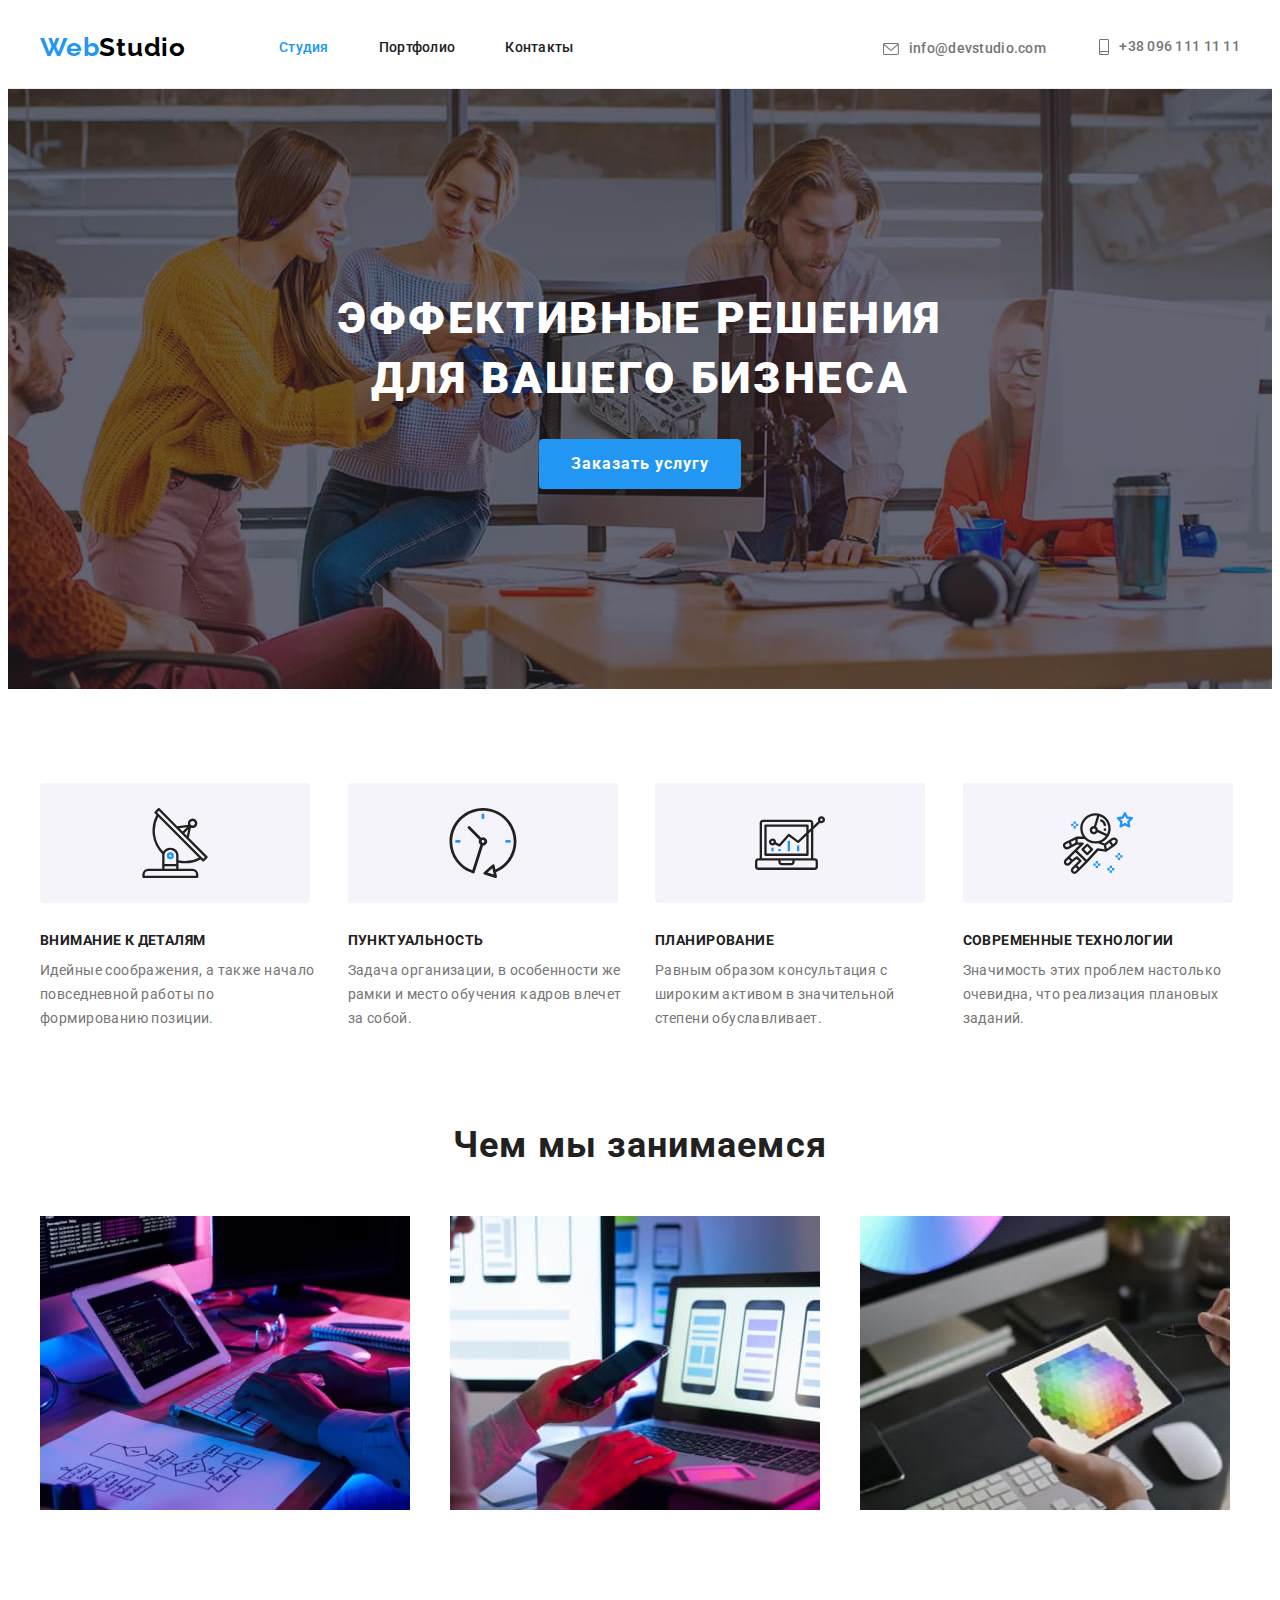
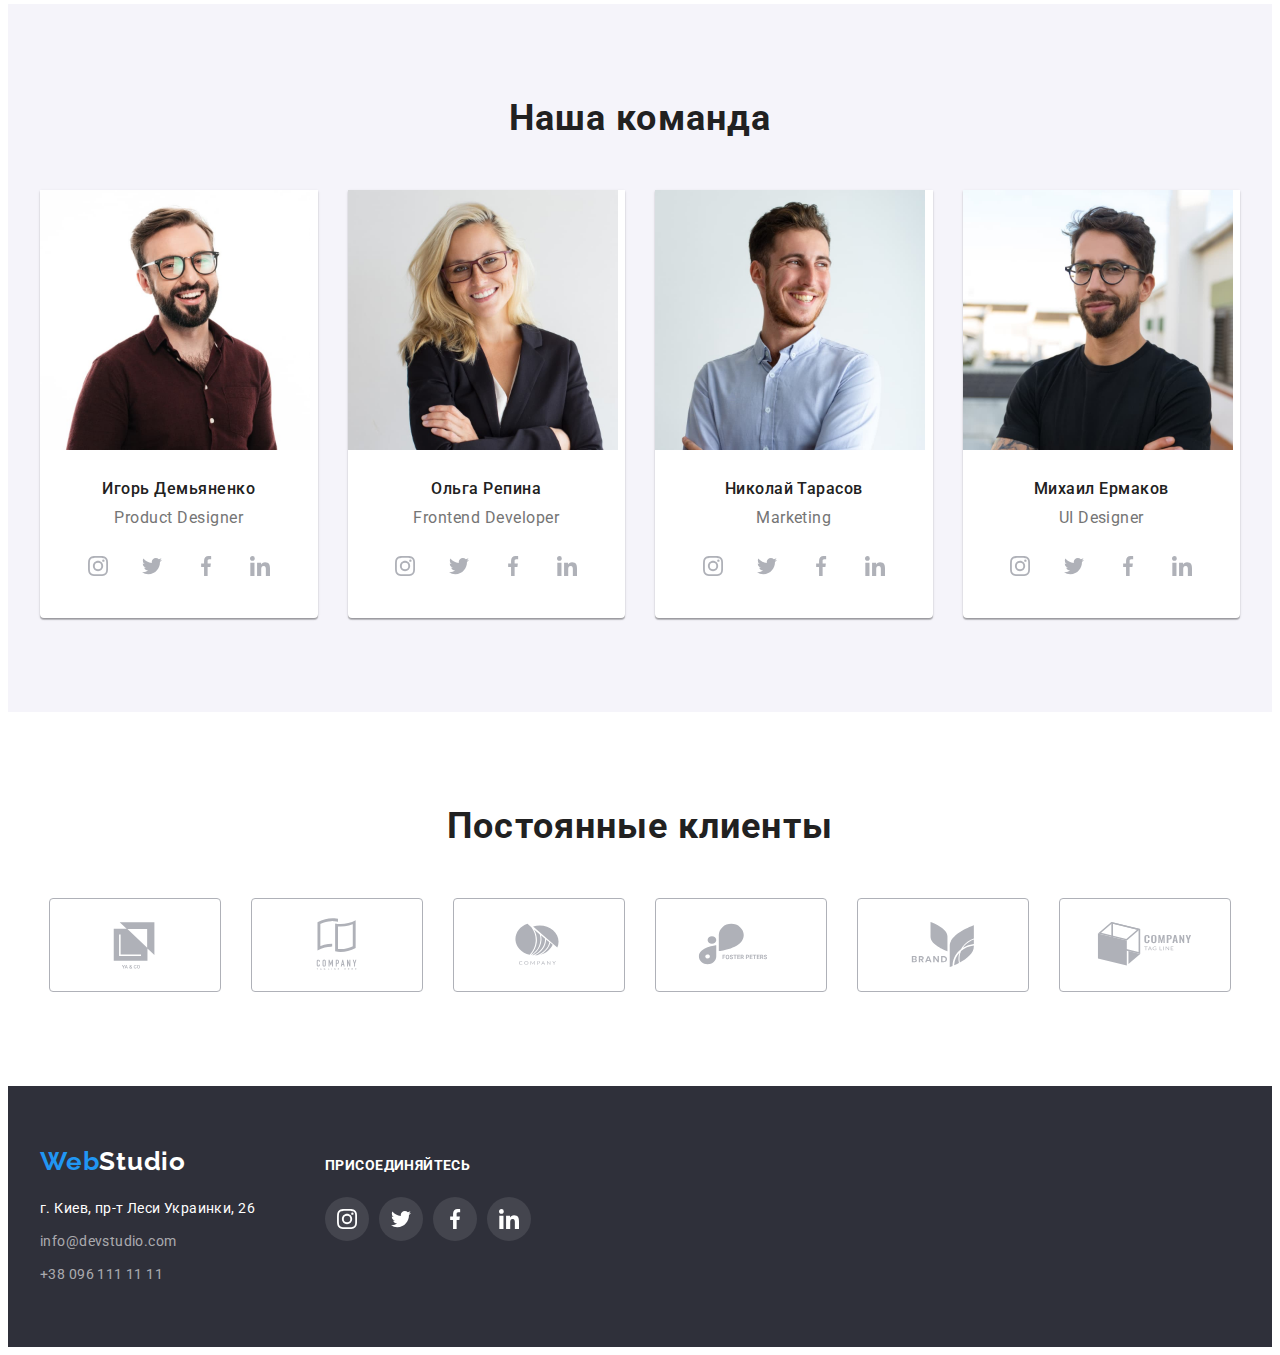
<file: index.html>
<!DOCTYPE html>
<html lang="ru">

<head>
    <meta charset="UTF-8">
    <meta http-equiv="X-UA-Compatible" content="IE=edge">
    <meta name="viewport" content="width=device-width, initial-scale=1.0">
    <title>WebStudio</title>
    <link rel="stylesheet" href="https://cdnjs.cloudflare.com/ajax/libs/modern-normalize/1.1.0/modern-normalize.min.css"
        integrity="sha512-wpPYUAdjBVSE4KJnH1VR1HeZfpl1ub8YT/NKx4PuQ5NmX2tKuGu6U/JRp5y+Y8XG2tV+wKQpNHVUX03MfMFn9Q=="
        crossorigin="anonymous" referrerpolicy="no-referrer" />
    <link rel="preconnect" href="https://fonts.googleapis.com">
    <link rel="preconnect" href="https://fonts.gstatic.com" crossorigin>
    <link
        href="https://fonts.googleapis.com/css2?family=Raleway:wght@700&family=Roboto:wght@400;500;700;900&display=swap"
        rel="stylesheet">
    <link rel="stylesheet" href="./css/styles.css">
</head>

<body >
    <header class="header ">
        <div class="container flex-header">
        <a href="#" class="logo link"> Web<span class="logo-dark">Studio</span></a>
        <nav>
        <ul class="site-nav list flex-header">
            <li > <a href="./index.html" class="site-nav  current link ">Студия</a></li>
            <li> <a href="./portfolio.html" class="site-nav link">Портфолио</a></li>
            <li> <a href="#" class="site-nav link">Контакты</a></li>
        </ul>
        </nav >
        <div class="contact-left">
<a href="mailto:info@devstudio.com" class="contact-header link">
    <svg class="icon-header"  width="16" height="12">
        <use href="./images/icons.svg#email"></use>
    </svg>    
    info@devstudio.com</a>
<a href="tel:+380961111111" class="contact-header link">
    <svg class="icon-header" width="10" height="16">
        <use href="./images/icons.svg#smartphone"></use>
    </svg>
+38 096 111 11 11</a>
    </div>
        </div>
    </header>

    <main>
<section class=" sect-padd hero "> 
    <div class="container  ">
    <h1 class="hero-title ">Эффективные решения для вашего бизнеса</h1>
    <button type="button" class="btn">Заказать услугу</button>
    </div>
</section>

<section class="sect-padd no-bot-p ">
    <div class="container">
    <ul class="list flex-features" >
        <li class="item">
            <div class="icon-feat">
            <svg  width="70" height="70">
                <use href="./images/icons.svg#antenna" ></use></svg></div>
            <h3 class="subtitle">Внимание к деталям</h3>
            <p class="descr">Идейные соображения, а также начало повседневной работы по формированию позиции.</p>
        </li>
        <li class="item"> 
            <div class="icon-feat">
                <svg width="70" height="70">
                    <use href="./images/icons.svg#clock"></use>
                </svg>
            </div>
            <h3 class="subtitle">Пунктуальность</h3>
            <p class="descr" >Задача организации, в особенности же рамки и место обучения кадров влечет за собой.</p>
        </li>
        <li class="item"> 
            <div class="icon-feat">
                <svg width="70" height="70">
                    <use href="./images/icons.svg#diagram"></use>
                </svg>
            </div>
            <h3 class="subtitle">Планирование</h3>
            <p class="descr">Равным образом консультация с широким активом в значительной степени обуславливает.</p>
        </li>
        <li class="item"> 
            <div class="icon-feat">
                <svg width="70" height="70">
                    <use href="./images/icons.svg#astronaut"></use>
                </svg>
            </div>
            <h3 class="subtitle">Современные технологии</h3>
            <p class="descr">Значимость этих проблем настолько очевидна, что реализация плановых заданий.</p>
        </li>
    </ul>
    </div>
</section>

<section class="sect-padd" >
    <div class="container ">
        <h2 class="title ">Чем мы занимаемся</h2>
        <ul class="list flex-subdev">
            <li class="item"><img src="./images/img1.jpg" alt="Разработка" width="370" height="294"> </li>
            <li class="item"><img src="./images/img2.jpg" alt="Макет" width="370" height="294"> </li>
            <li class="item"><img src="./images/img3.jpg" alt="Дизайн" width="370" height="294"> </li>
        </ul>
    </div>
</section>

<section class="command sect-padd">
    <div class="container ">
    <h2 class="title">Наша команда</h2>
    <ul class="list flex-command">
        <li class="item-command item">
            <img src="./images/img4.jpg" alt="Фото сотрудника" width="270" height="260">
            <div class="command-label">
                <h3 class="title-command" >Игорь Демьяненко</h3>
                <p lang="en"  class="descr-command">Product Designer</p>
                <ul class="social list">
                    <li><a  class="item-social" href="" aria-label="instagram" class="link"><svg width="20" height="20">
                        <use href="./images/icons.svg#instagram"></use>
                    </svg></a></li>
                    <li><a  class="item-social" href="" aria-label="twitter" class="link"><svg width="20" height="20">
                        <use href="./images/icons.svg#twitter"></use>
                        </svg></a></li>
                    <li><a  class="item-social" href="" aria-label="facebook" class="link"><svg width="20" height="20">
                        <use href="./images/icons.svg#facebook"></use>
                        </svg></a></li>
                    <li><a  class="item-social" href="" aria-label="linkedin" class="link"><svg width="20" height="20">
                        <use href="./images/icons.svg#linkedin"></use>
                        </svg></a></li>
                </ul>

            </div>
        </li>
        <li class="item-command item">
            <img src="./images/img5.jpg" alt="Фото сотрудника" width="270" height="260">
            <div class="command-label">
                <h3 class="title-command">Ольга Репина</h3>
                <p lang="en" class="descr-command">Frontend Developer</p>
                <ul class="social list">
                    <li><a class="item-social" href="" aria-label="instagram" class="link"><svg width="20" height="20">
                                <use href="./images/icons.svg#instagram"></use>
                            </svg></a></li>
                    <li><a class="item-social" href="" aria-label="twitter" class="link"><svg width="20" height="20">
                                <use href="./images/icons.svg#twitter"></use>
                            </svg></a></li>
                    <li><a class="item-social" href="" aria-label="facebook" class="link"><svg width="20" height="20">
                                <use href="./images/icons.svg#facebook"></use>
                            </svg></a></li>
                    <li><a class="item-social" href="" aria-label="linkedin" class="link"><svg width="20" height="20">
                                <use href="./images/icons.svg#linkedin"></use>
                            </svg></a></li>
                </ul>

                    </div>
        
        </li>
        <li class="item-command item">
            <img src="./images/img6.jpg" alt="Фото сотрудника" width="270" height="260">
            <div class="command-label">
                <h3 class="title-command">Николай Тарасов</h3>
                <p lang="en" class="descr-command">Marketing</p>
                <ul class="social list">
                    <li><a class="item-social" href="" aria-label="instagram" class="link"><svg width="20" height="20">
                                <use href="./images/icons.svg#instagram"></use>
                            </svg></a></li>
                    <li><a class="item-social" href="" aria-label="twitter" class="link"><svg width="20" height="20">
                                <use href="./images/icons.svg#twitter"></use>
                            </svg></a></li>
                    <li><a class="item-social" href="" aria-label="facebook" class="link"><svg width="20" height="20">
                                <use href="./images/icons.svg#facebook"></use>
                            </svg></a></li>
                    <li><a class="item-social" href="" aria-label="linkedin" class="link"><svg width="20" height="20">
                                <use href="./images/icons.svg#linkedin"></use>
                            </svg></a></li>
                </ul>

            </div>
        </li>
        <li class="item-command item"><img src="./images/img7.jpg" alt="Фото сотрудника" width="270" height="260">
            <div class="command-label">
                <h3 class="title-command">Михаил Ермаков</h3>
                <p lang="en" class="descr-command">UI Designer</p>
                <ul class="social list">
                    <li><a class="item-social link" href="" aria-label="instagram"><svg width="20" height="20">
                                <use href="./images/icons.svg#instagram"></use>
                            </svg></a></li>
                    <li><a class="item-social link" href="" aria-label="twitter"><svg width="20" height="20">
                                <use href="./images/icons.svg#twitter"></use>
                            </svg></a></li>
                    <li><a class="item-social link" href="" aria-label="facebook"><svg width="20" height="20">
                                <use href="./images/icons.svg#facebook"></use>
                            </svg></a></li>
                    <li><a class="item-social link" href="" aria-label="linkedin"><svg width="20" height="20">
                                <use href="./images/icons.svg#linkedin"></use>
                            </svg></a></li>
                </ul>

            </div>
        </li>
    </ul>
    </div>
</section>
<section class="sect-padd">
    <div class="container">
        <h2 class="title">Постоянные клиенты</h2>
        <ul class="list clients">
            <li><a href="" aria-label="company logo" class="link item-client"><svg width="106" height="60">
                <use href="./images/icons.svg#logo1"></use></svg></a></li>
            <li><a href="" aria-label="company logo" class="link item-client"><svg width="106" height="60">
                <use href="./images/icons.svg#logo2"></use></svg></a></li>
            <li><a href="" aria-labe l="company logo" class="link item-client"><svg width="106" height="60">
                <use href="./images/icons.svg#logo3"></use></svg></a></li>
            <li><a href="" aria-label="company logo" class="link item-client"><svg width="106" height="60">
                <use href="./images/icons.svg#logo4"></use></svg></a></li>
            <li><a href="" aria-label="company logo" class="link item-client"><svg width="106" height="60">
                <use href="./images/icons.svg#logo5"></use></svg></a></li>
            <li><a href="" aria-label="company logo" class="link item-client"><svg width="106" height="60">
                <use href="./images/icons.svg#logo6"></use></svg></a></li>
            
            
        </ul>

    </div>
</section>
    </main>

    <footer class="footer">
        <div class="container connect">
            <div>
        <a href="#" class="logo link block"> Web<span class="logo-light">Studio</span></a>
        <address class="address">
            <div > г. Киев, пр-т Леси Украинки, 26</div>
            <a href="mailto:info@devstudio.com" class="contact-footer link block">info@devstudio.com</a>
            <a href="tel:+380961111111" class="contact-footer link  block">+38 096 111 11 11</a>
        </address></div>
        <div>
            <b class="bold">присоединяйтесь</b>
            <ul class="social-footer list">
                <li><a class="item-footer link" href="" aria-label="instagram"><svg width="20" height="20">
                            <use href="./images/icons.svg#instagram"></use>
                        </svg></a></li>
                <li><a class="item-footer link" href="" aria-label="twitter"><svg width="20" height="20">
                            <use href="./images/icons.svg#twitter"></use>
                        </svg></a></li>
                <li><a class="item-footer link" href="" aria-label="facebook"><svg width="20" height="20">
                            <use href="./images/icons.svg#facebook"></use>
                        </svg></a></li>
                <li><a class="item-footer link" href="" aria-label="linkedin"><svg width="20" height="20">
                            <use href="./images/icons.svg#linkedin"></use>
                        </svg></a></li>
            </ul>
        </div>

        </div>

    </footer>
    
    </body>
    
    </html>
</file>
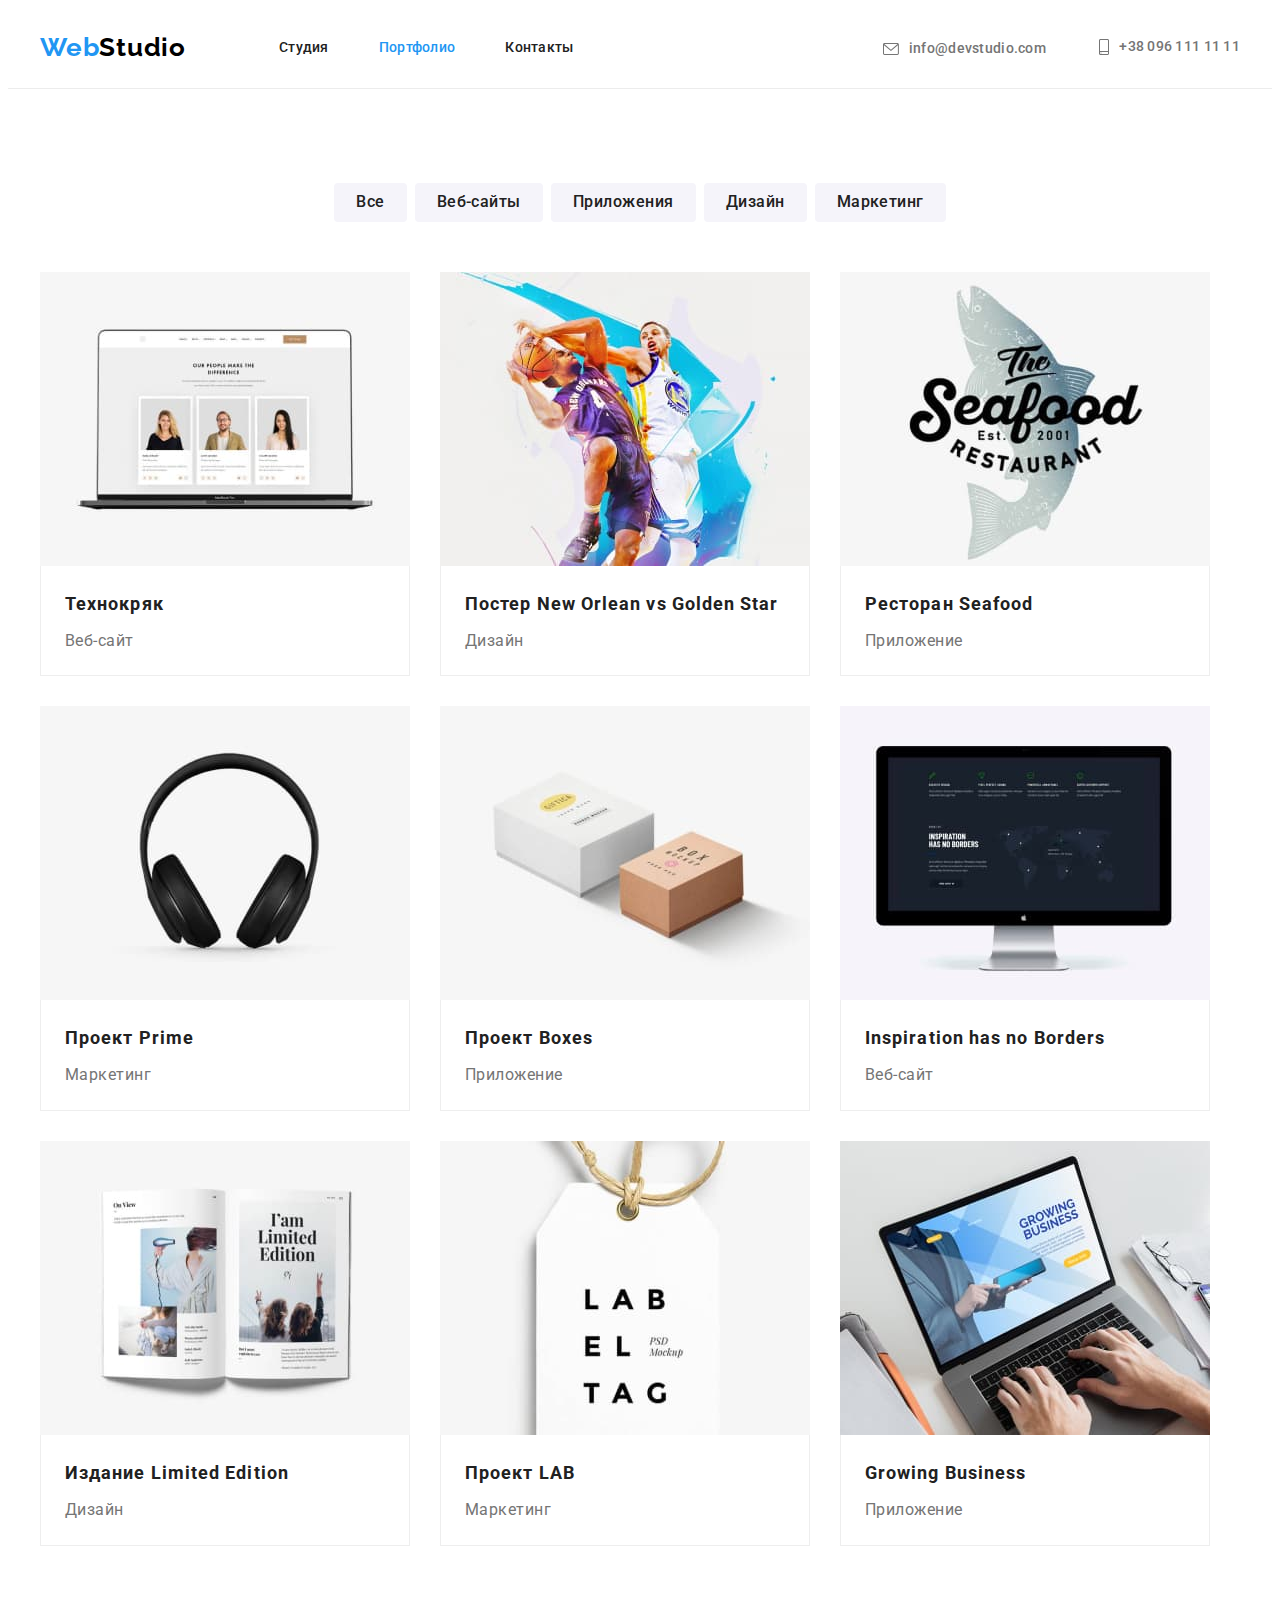
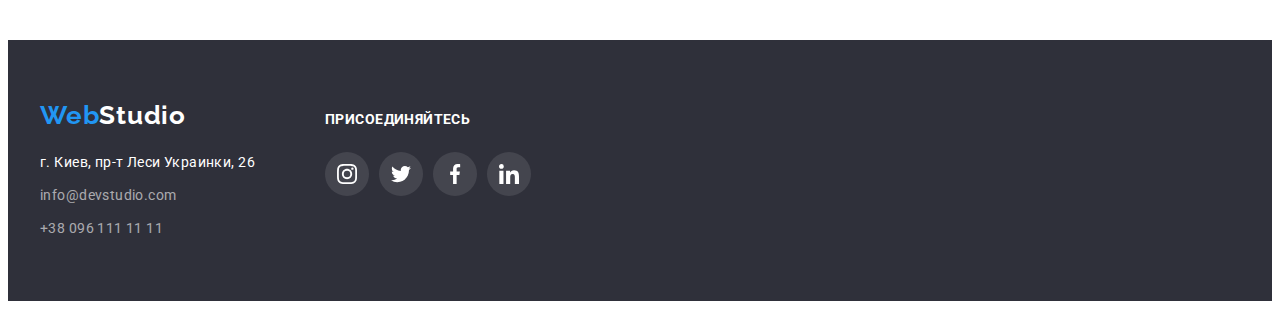
<file: portfolio.html>
<!DOCTYPE html>
<html lang="ru">

<head>
    <meta charset="UTF-8">
    <meta http-equiv="X-UA-Compatible" content="IE=edge">
    <meta name="viewport" content="width=device-width, initial-scale=1.0">
    <title>WebStudio</title>
    <link rel="stylesheet" href="https://cdnjs.cloudflare.com/ajax/libs/modern-normalize/1.1.0/modern-normalize.min.css"
        integrity="sha512-wpPYUAdjBVSE4KJnH1VR1HeZfpl1ub8YT/NKx4PuQ5NmX2tKuGu6U/JRp5y+Y8XG2tV+wKQpNHVUX03MfMFn9Q=="
        crossorigin="anonymous" referrerpolicy="no-referrer" />
    <link rel="preconnect" href="https://fonts.googleapis.com">
    <link rel="preconnect" href="https://fonts.gstatic.com" crossorigin>
    <link
        href="https://fonts.googleapis.com/css2?family=Raleway:wght@700&family=Roboto:wght@400;500;700;900&display=swap"
        rel="stylesheet">
    <link rel="stylesheet" href="./css/styles.css">
</head>

<body>
    <header class="header ">
        <div class="container flex-header">
            <a href="#" class="logo link"> Web<span class="logo-dark">Studio</span></a>
            <nav>
                <ul class="site-nav list flex-header">
                    <li> <a href="./index.html" class="site-nav link ">Студия</a></li>
                    <li> <a href="./portfolio.html" class="site-nav current link">Портфолио</a></li>
                    <li> <a href="#" class="site-nav link">Контакты</a></li>
                </ul>
            </nav>
            <div class="contact-left">
                <a href="mailto:info@devstudio.com" class="contact-header link">
                    <svg class="icon-header" width="16" height="12">
                        <use href="./images/icons.svg#email"></use>
                    </svg>
                    info@devstudio.com</a>
                <a href="tel:+380961111111" class="contact-header link">
                    <svg class="icon-header" width="10" height="16">
                        <use href="./images/icons.svg#smartphone"></use>
                    </svg>
                    +38 096 111 11 11</a>
            </div>
        </div>
    </header>

    <main class="sect-padd">
<section class="container">
    <ul class="list flex-filter">
        <li>
            <button type="button" class="btn-filter">Все</button>
        </li>
        <li>
            <button type="button" class="btn-filter">Веб-сайты</button>
        </li>
        <li>
            <button type="button" class="btn-filter">Приложения</button>
        </li>
        <li>
            <button type="button" class="btn-filter">Дизайн</button>
        </li>
        <li>
            <button type="button" class="btn-filter">Маркетинг</button>
        </li>
    </ul>
    <ul class="list flex-work">
        <li class="item-work">
            <a href="#" class="link" >
                <img src="./images/img8.jpg" alt="Пример работы" width="370">
                <div class="wrapper">
                    <h2 class="title-work">Технокряк</h2>
                    <p class="title-descr">Веб-сайт</p>
                </div>
            </a>
        </li>
        <li class="item-work">
            <a href="#" class="link">
                <img src="./images/img9.jpg" alt="Пример работы" width="370">
                <div class="wrapper">
                    <h2 class="title-work">Постер New Orlean vs Golden Star</h2>
                    <p class="title-descr">Дизайн</p>
                </div>
            </a>
        </li>
        <li class="item-work">
            <a href="#" class="link">
                <img src="./images/img10.jpg" alt="Пример работы" width="370">
                <div class="wrapper">
                    <h2 class="title-work">Ресторан Seafood</h2>
                    <p class="title-descr">Приложение</p>
                </div>
            </a>
        </li>
        <li class="item-work">
            <a href="#" class="link">
                <img src="./images/img11.jpg" alt="Пример работы" width="370">
                <div class="wrapper">
                    <h2 class="title-work">Проект Prime</h2>
                    <p class="title-descr">Маркетинг</p>
                </div>
            </a>
        </li>
        <li class="item-work">
            <a href="#" class="link">
                <img src="./images/img12.jpg" alt="Пример работы" width="370">
                <div class="wrapper">
                    <h2 class="title-work">Проект Boxes</h2>
                    <p class="title-descr">Приложение</p>
                </div>
            </a>
        </li>
        <li class="item-work">
            <a href="#" class="link">
                <img src="./images/img13.jpg" alt="Пример работы" width="370">
                <div class="wrapper">
                    <h2 class="title-work">Inspiration has no Borders</h2>
                    <p class="title-descr">Веб-сайт</p>
                </div>
            </a>
        </li>
        <li class="item-work">
            <a href="#" class="link">
                <img src="./images/img14.jpg" alt="Пример работы" width="370">
                <div class="wrapper">
                    <h2 class="title-work">Издание Limited Edition</h2>
                    <p class="title-descr">Дизайн</p>
                </div>
            </a>
        </li>
        <li class="item-work">
            <a href="#" class="link">
                <img src="./images/img15.jpg" alt="Пример работы" width="370">
                <div class="wrapper">
                    <h2 class="title-work">Проект LAB</h2>
                    <p class="title-descr">Маркетинг</p>
                </div>
                
            </a>
        </li>
        <li class="item-work">
            <a href="#" class="link">
                <img src="./images/img16.jpg" alt="Пример работы" width="370">
                <div class="wrapper">
                    <h2 class="title-work">Growing Business</h2>
                    <p class="title-descr">Приложение</p>
                </div>
            </a>
        </li>
    </ul>
</section>
    </main>

    <footer class="footer">
        <div class="container connect">
            <div>
                <a href="#" class="logo link block"> Web<span class="logo-light">Studio</span></a>
                <address class="address">
                    <div> г. Киев, пр-т Леси Украинки, 26</div>
                    <a href="mailto:info@devstudio.com" class="contact-footer link block">info@devstudio.com</a>
                    <a href="tel:+380961111111" class="contact-footer link  block">+38 096 111 11 11</a>
                </address>
            </div>
            <div>
                <b class="bold">присоединяйтесь</b>
                <ul class="social-footer list">
                    <li><a class="item-footer link" href="" aria-label="instagram"><svg width="20" height="20">
                                <use href="./images/icons.svg#instagram"></use>
                            </svg></a></li>
                    <li><a class="item-footer link" href="" aria-label="twitter"><svg width="20" height="20">
                                <use href="./images/icons.svg#twitter"></use>
                            </svg></a></li>
                    <li><a class="item-footer link" href="" aria-label="facebook"><svg width="20" height="20">
                                <use href="./images/icons.svg#facebook"></use>
                            </svg></a></li>
                    <li><a class="item-footer link" href="" aria-label="linkedin"><svg width="20" height="20">
                                <use href="./images/icons.svg#linkedin"></use>
                            </svg></a></li>
                </ul>
            </div>
        </div>
    
    </footer>
    
    </body>
    
    </html>
    
    </body>
    
    </html>
</file>
<file: css/styles.css>
:root {
    --main-text-color: #757575;
    --scnd-text-color: #212121;
    --acc: #2196F3;
    --bcg-dark: #2F303A;
    --bcg-light: #F5F4FA;
    --bcg: #FFFFFF;
    --logo-header: #000000;
    --border:#ECECEC;
    --border-portfolio:#eeeeee;
    --btn: #F5F4FA;
    --contact-footer:rgba(255, 255, 255, 0.6);
    --border-client: #AFB1B8;
    --bcg-footer-logo: rgba(255, 255, 255, 0.1);

    --indent: 30px;
    --features: 4;
    --subdev: 3;
    --command: 4;
    --work: 9

}


/* reset */


.list {
    list-style: none;
    padding: 0;
    margin: 0;
}

.link {
    text-decoration: none;
    color: currentColor;
}

h1,
h2,
h3,
h4,
h5,
h6,
p {
    margin: 0;
}
img{display: block;}
/* global  */
body {
    color: var(--main-text-color);
    background-color: var(--bcg);
    font-family: 'Roboto', sans-serif;
}

.container {
    width: 1200px;
    margin: 0 auto;
    padding-right: 15px;
    padding-left: 15px;
    /* outline: 1px solid yellow; */
}

.sect-padd{
    padding-top: 94px;
    padding-bottom: 94px;

    /* outline: 1px solid teal; */
}
.no-bot-p {
    padding-bottom: 0;
}


 /* Logo */

.flex-header {
    display: flex;
    align-items: center;
}

.logo { 
    margin-right: 93px;

    color:var(--acc);
    font-family: 'Raleway';
    font-weight: 700;
    font-size: 26px;
    line-height: 1.2;
    letter-spacing: 0.03em;
    font-family: 'Raleway', sans-serif;
    
}

.logo-dark{
    color: var(--logo-header)
}

.logo-light {
    color: var(--bcg);
    
}

/* header */

.header {
    font-weight: 500;
    font-size: 14px;
    line-height: 1.14;
    letter-spacing: 0.02em; 

    border-bottom: 1px solid var(--border);   
}

.header .link {
    padding-top: 24px;
    padding-bottom: 25px;}

.site-nav {
    color: var(--scnd-text-color); 
    gap: 50px;
}

.site-nav:hover,
.site-nav:focus {
    color: var(--acc);
}
.contact-left{
    margin-left: auto ;
}
.contact-header {
    color: var(--main-text-color);
    display: inline-flex;
align-items: center;
}
.contact-left .link + .link{margin-left: 50px;}

.contact-header:hover,
.contact-header:focus {
    color: var(--acc);

}

.header .site-nav.current {
color: var(--acc);
}

.icon-header{
    margin-right: 10px;
    --color1:currentColor ;



    }



/* main */
.hero{ 
    padding-top: 200px;
    padding-bottom: 200px;
    max-width: 1600px;
    margin-right: auto;
    margin-left: auto;
    text-align: center;

    background-color: var(--bcg-dark);
    color: var(--bcg);
    background-image:
    linear-gradient(
        to right,
        rgba(47, 48, 58, 0.4), 
        rgba(47, 48, 58, 0.4)
        ),
        url(../images/bcg.jpg);
    background-repeat: no-repeat;
    background-position: center;
}

/* url(../images/bcg.jpg) */
.hero-title {
    display: block;
    margin-bottom: 30px;
    margin-left: auto;
    margin-right: auto;

    font-weight: 900;
    font-size: 44px;
    line-height: 1.36;
    letter-spacing: 0.06em;
    text-transform: uppercase;
    width: 696px;
}

.btn{
    /* margin-bottom: 200px; */
    padding: 10px 32px;
    display: inline-block;

    font-family: 'Roboto', sans-serif;
    color: var(--bcg);
    background-color: var(--acc);
    font-weight: 700;
    font-size: 16px;
    line-height: 1.87;
    border-radius: 4px;
    border: none;
    text-align: center;
    letter-spacing: 0.06em;
    cursor: pointer;

}
    
.flex-features {display: flex;
    flex-wrap: wrap;
    gap: var(--indent);

}

.flex-features .item { 
flex-basis: calc((100% - var(--indent) * (var(--features) - 1))/var(--features)); 

}

.icon-feat{
    margin-bottom: 30px;
    display: flex;
    justify-content: center;
    align-items: center;

    width: 270px;
    height: 120px;

    background-color: var(--btn) ;
    border-radius: 4px;
    
}
/* .icon-size-feat{width: 70px; 
height: 70px;} */

.subtitle {
    margin-bottom: 10px;

    color: var(--scnd-text-color);
    font-weight: 700;
    font-size: 14px;
    line-height: 1.14;
    letter-spacing: 0.03em;
    text-transform: uppercase;
}

.descr{
    font-size: 14px;
    line-height: 1.71;
    letter-spacing: 0.03em;}

.title { 
    margin-bottom: 50px;
    color: var(--scnd-text-color);
    font-size: 36px;
    line-height: 1.16;
    text-align: center;
    letter-spacing: 0.03em;
}


.flex-subdev{
    display: flex;
    flex-wrap: wrap;
    gap: var(--indent);
}

.flex-subdev .item {
    flex-basis: calc((100% - var(--indent) * (var(--subdev) - 1))/var(--subdev));
}
.command{background-color:var(--bcg-light);}

.flex-command{
    display: flex;
    flex-wrap: wrap;
    gap: var(--indent);
}

.flex-command .item{
    flex-basis: calc((100% - var(--indent) * (var(--command) - 1))/var(--command));
}

.title-command{
    margin-bottom: 10px;
    color:var(--scnd-text-color) ;
    font-weight: 500;
    font-size: 16px;
    line-height: 1.18;
    text-align: center;
    letter-spacing: 0.03em;
}

.descr-command{
    margin-bottom: 16px;

    font-size: 16px;
    line-height: 1.18;
    text-align: center;
    letter-spacing: 0.03em;

    }

.item-command{
    background-color:var(--bcg)  ;
    border-radius: 0px 0px 4px 4px;
    box-shadow: 0px 1px 3px rgba(0, 0, 0, 0.12), 0px 1px 1px rgba(0, 0, 0, 0.14), 0px 2px 1px rgba(0, 0, 0, 0.2);
}

.command-label{
    padding-top: 30px;
    padding-right: 5px;
    padding-bottom: 30px;
    padding-left: 5px;
}
.social{
    display: flex;
    justify-content: center;
    align-items: center;
    gap: 10px;
}
.item-social{
display: flex;
justify-content: center;
align-items: center;
width: 44px;
height: 44px;
border-radius: 50%;

}

.item-social:hover , .item-social:focus{
    --color4: var(--bcg);
    background-color: var(--acc);

}

.clients{
    display: flex;
    justify-content: center;
    align-items: center;
    gap: 30px;
}
.item-client{
    display: flex;
    justify-content: center;
    align-items: center;
    width: 170px;
    height: 92px;
    border: 1px solid var(--border-client);
    border-radius: 4px;
}
.item-client:hover, .item-client:focus{
    --color4:var(--acc);
    border: 1px solid var(--acc);
}


/* footer */
.footer{
    padding-top: 60px;
    padding-bottom: 60px;
    
    background-color: var(--bcg-dark);
    color: var(--bcg);
    font-size: 14px;
    line-height: 1.71;
    letter-spacing: 0.03em;}

.block{display: block;}

.footer .logo{
    margin-right: 0;
    margin-bottom: 20px;
}
.address{font-style: normal;}

.contact-footer {
    margin-top: 9px;

    color: var(--contact-footer);
}

.contact-footer:hover,.contact-footer:focus { color: var(--acc);}

.bold{
    text-transform: uppercase;
}
.connect{
    display:flex;
    align-items: baseline;
    gap: 70px;
}

.social-footer {
    display: flex;
    justify-content: center;
    align-items: center;
    gap: 10px;
    margin-top: 20px;
}
.item-footer{
    justify-content: center;
    align-items: center;
    width: 44px;
    height: 44px;
    border-radius: 50%;
    display: flex;
    background-color: var(--bcg-footer-logo);
    --color4:var(--bcg)
    }

.item-footer:hover,
.item-footer:focus {
    background-color: var(--acc);
    --color4: var(--bcg);
}

/* PORTFOLIO */
.flex-filter{
    display: flex;
    justify-content: center;
    gap: 8px;
    margin-bottom: 50px;
}
.btn-filter{
    padding: 6px 22px;
    border-radius: 4px;

    font-family: 'Roboto', sans-serif;
    color: var(--scnd-text-color);
    background-color: var(--bcg-light);
    border: none;
    font-weight: 500;
    font-size: 16px;
    line-height: 1.65;
    text-align: center;
    letter-spacing: 0.03em;
    cursor: pointer;

}

.btn-filter:hover , .btn-filter:focus {
    color: var(--bcg);
    background-color: var(--acc) ;
box-shadow: 0px 3px 1px rgba(0, 0, 0, 0.1),
    0px 1px 2px rgba(0, 0, 0, 0.08),
    0px 2px 2px rgba(0, 0, 0, 0.12);
}

/* works */
.flex-work {
    display: flex;
    flex-wrap: wrap;
    gap: var(--indent);
}

.flex-work .item {
    flex-basis: calc((100% - var(--indent) * (var(--work) - 1))/var(--work));

}
.wrapper{
    padding-top: 20px;
    padding-right: 5px;
    padding-bottom: 20px;
    padding-left: 24px;

    border: 1px solid var(--border-portfolio);
    border-top: none;
}

.title-work{ 
    margin-bottom: 4px;
    
    color:var(--scnd-text-color) ;
    font-weight: 700;
    font-size: 18px;
    line-height: 2;
    letter-spacing: 0.06em;
}

.title-descr{
    font-size: 16px;
    line-height: 1.87;
    letter-spacing: 0.03em;
    color: var(--main-text-color);
}
.item-work:hover, .item-work:focus{
    box-shadow: 0px 1px 1px rgba(0, 0, 0, 0.12), 0px 4px 4px rgba(0, 0, 0, 0.06), 1px 4px 6px rgba(0, 0, 0, 0.16);
}
</file>
